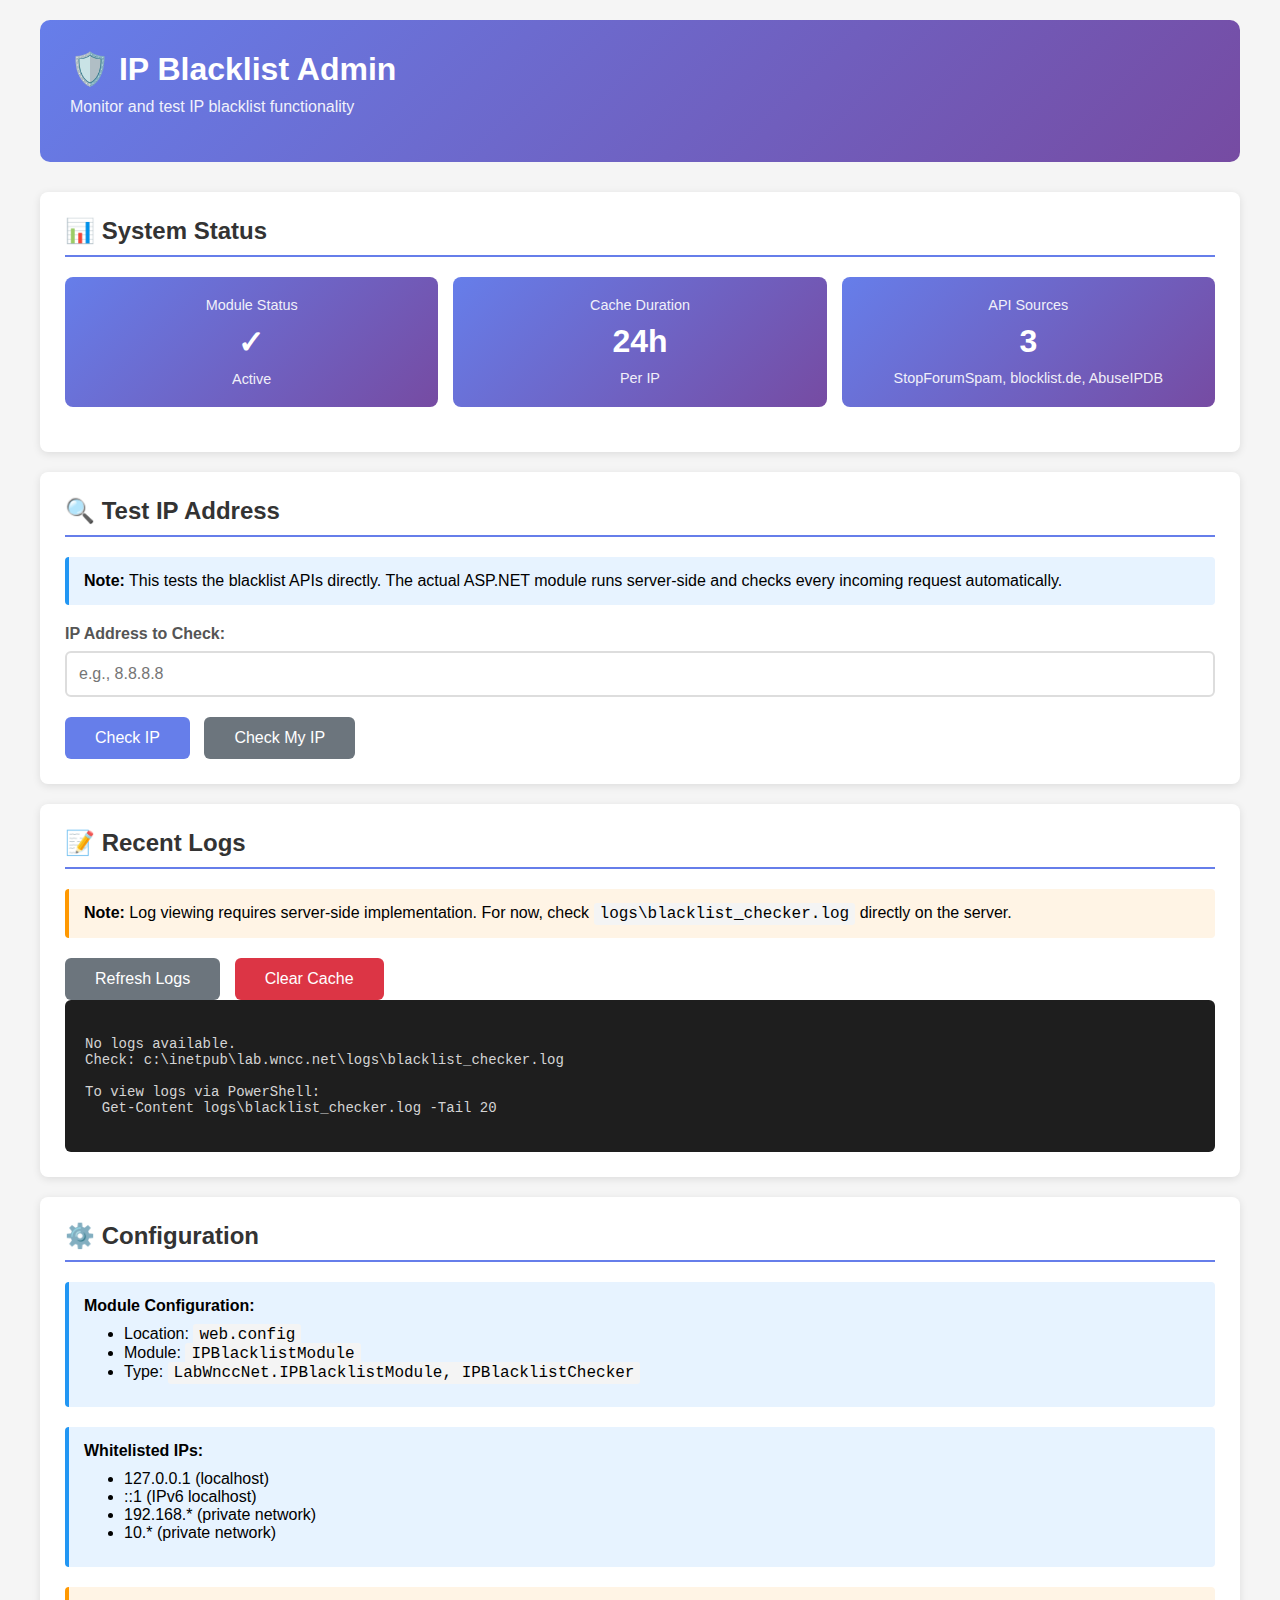
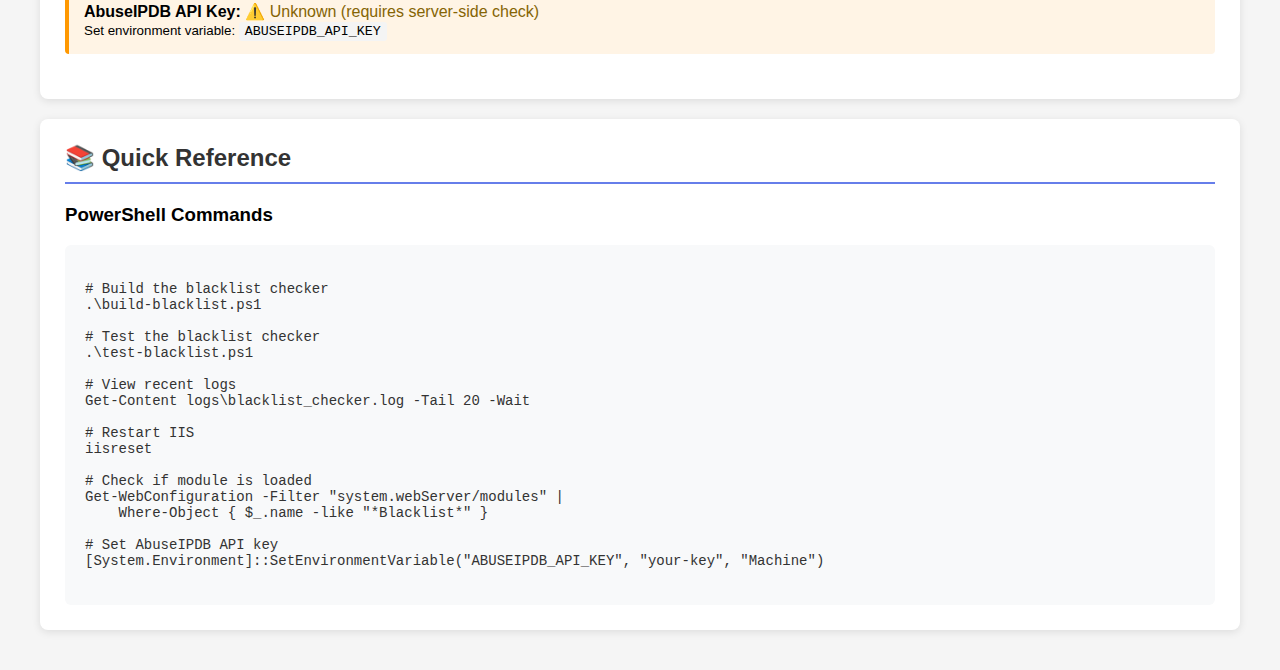
<file: blacklist-admin.html>
<!DOCTYPE html>
<html lang="en">
<head>
    <meta charset="UTF-8">
    <meta name="viewport" content="width=device-width, initial-scale=1.0">
    <title>IP Blacklist Admin</title>
    <style>
        body {
            font-family: 'Segoe UI', Tahoma, Geneva, Verdana, sans-serif;
            max-width: 1200px;
            margin: 0 auto;
            padding: 20px;
            background: #f5f5f5;
        }
        .header {
            background: linear-gradient(135deg, #667eea 0%, #764ba2 100%);
            color: white;
            padding: 30px;
            border-radius: 10px;
            margin-bottom: 30px;
        }
        h1 {
            margin: 0;
            font-size: 2em;
        }
        .subtitle {
            opacity: 0.9;
            margin-top: 10px;
        }
        .card {
            background: white;
            border-radius: 8px;
            padding: 25px;
            margin-bottom: 20px;
            box-shadow: 0 2px 8px rgba(0,0,0,0.1);
        }
        h2 {
            margin-top: 0;
            color: #333;
            border-bottom: 2px solid #667eea;
            padding-bottom: 10px;
        }
        .input-group {
            margin: 20px 0;
        }
        label {
            display: block;
            margin-bottom: 8px;
            font-weight: 600;
            color: #555;
        }
        input[type="text"] {
            width: 100%;
            padding: 12px;
            border: 2px solid #ddd;
            border-radius: 6px;
            font-size: 16px;
            box-sizing: border-box;
            transition: border-color 0.3s;
        }
        input[type="text"]:focus {
            outline: none;
            border-color: #667eea;
        }
        .btn {
            background: #667eea;
            color: white;
            border: none;
            padding: 12px 30px;
            border-radius: 6px;
            font-size: 16px;
            cursor: pointer;
            transition: background 0.3s;
            margin-right: 10px;
        }
        .btn:hover {
            background: #5568d3;
        }
        .btn-secondary {
            background: #6c757d;
        }
        .btn-secondary:hover {
            background: #5a6268;
        }
        .btn-danger {
            background: #dc3545;
        }
        .btn-danger:hover {
            background: #c82333;
        }
        #result {
            margin-top: 20px;
            padding: 15px;
            border-radius: 6px;
            display: none;
        }
        .result-clean {
            background: #d4edda;
            border: 1px solid #c3e6cb;
            color: #155724;
        }
        .result-blocked {
            background: #f8d7da;
            border: 1px solid #f5c6cb;
            color: #721c24;
        }
        .result-error {
            background: #fff3cd;
            border: 1px solid #ffeeba;
            color: #856404;
        }
        .log-viewer {
            background: #1e1e1e;
            color: #d4d4d4;
            padding: 20px;
            border-radius: 6px;
            font-family: 'Consolas', 'Monaco', monospace;
            font-size: 14px;
            max-height: 400px;
            overflow-y: auto;
            white-space: pre-wrap;
            word-wrap: break-word;
        }
        .info-box {
            background: #e7f3ff;
            border-left: 4px solid #2196F3;
            padding: 15px;
            margin: 20px 0;
            border-radius: 4px;
        }
        .warning-box {
            background: #fff4e5;
            border-left: 4px solid #ff9800;
            padding: 15px;
            margin: 20px 0;
            border-radius: 4px;
        }
        .stats {
            display: grid;
            grid-template-columns: repeat(auto-fit, minmax(200px, 1fr));
            gap: 15px;
            margin: 20px 0;
        }
        .stat-card {
            background: linear-gradient(135deg, #667eea 0%, #764ba2 100%);
            color: white;
            padding: 20px;
            border-radius: 8px;
            text-align: center;
        }
        .stat-number {
            font-size: 2em;
            font-weight: bold;
            margin: 10px 0;
        }
        .stat-label {
            opacity: 0.9;
            font-size: 0.9em;
        }
        code {
            background: #f4f4f4;
            padding: 2px 6px;
            border-radius: 3px;
            font-family: 'Consolas', monospace;
        }
    </style>
</head>
<body>
    <div class="header">
        <h1>🛡️ IP Blacklist Admin</h1>
        <p class="subtitle">Monitor and test IP blacklist functionality</p>
    </div>

    <div class="card">
        <h2>📊 System Status</h2>
        <div class="stats">
            <div class="stat-card">
                <div class="stat-label">Module Status</div>
                <div class="stat-number">✓</div>
                <div class="stat-label">Active</div>
            </div>
            <div class="stat-card">
                <div class="stat-label">Cache Duration</div>
                <div class="stat-number">24h</div>
                <div class="stat-label">Per IP</div>
            </div>
            <div class="stat-card">
                <div class="stat-label">API Sources</div>
                <div class="stat-number">3</div>
                <div class="stat-label">StopForumSpam, blocklist.de, AbuseIPDB</div>
            </div>
        </div>
    </div>

    <div class="card">
        <h2>🔍 Test IP Address</h2>
        <div class="info-box">
            <strong>Note:</strong> This tests the blacklist APIs directly. The actual ASP.NET module runs server-side and checks every incoming request automatically.
        </div>
        <div class="input-group">
            <label for="ipAddress">IP Address to Check:</label>
            <input type="text" id="ipAddress" placeholder="e.g., 8.8.8.8" value="">
        </div>
        <button class="btn" onclick="checkIP()">Check IP</button>
        <button class="btn btn-secondary" onclick="checkMyIP()">Check My IP</button>
        <div id="result"></div>
    </div>

    <div class="card">
        <h2>📝 Recent Logs</h2>
        <div class="warning-box">
            <strong>Note:</strong> Log viewing requires server-side implementation. For now, check <code>logs\blacklist_checker.log</code> directly on the server.
        </div>
        <button class="btn btn-secondary" onclick="refreshLogs()">Refresh Logs</button>
        <button class="btn btn-danger" onclick="clearCache()">Clear Cache</button>
        <div class="log-viewer" id="logViewer">
No logs available. 
Check: c:\inetpub\lab.wncc.net\logs\blacklist_checker.log

To view logs via PowerShell:
  Get-Content logs\blacklist_checker.log -Tail 20
        </div>
    </div>

    <div class="card">
        <h2>⚙️ Configuration</h2>
        <div class="info-box">
            <strong>Module Configuration:</strong>
            <ul style="margin: 10px 0;">
                <li>Location: <code>web.config</code></li>
                <li>Module: <code>IPBlacklistModule</code></li>
                <li>Type: <code>LabWnccNet.IPBlacklistModule, IPBlacklistChecker</code></li>
            </ul>
        </div>
        <div class="info-box">
            <strong>Whitelisted IPs:</strong>
            <ul style="margin: 10px 0;">
                <li>127.0.0.1 (localhost)</li>
                <li>::1 (IPv6 localhost)</li>
                <li>192.168.* (private network)</li>
                <li>10.* (private network)</li>
            </ul>
        </div>
        <div class="warning-box">
            <strong>AbuseIPDB API Key:</strong> 
            <span id="apiKeyStatus">Not configured</span>
            <br>
            <small>Set environment variable: <code>ABUSEIPDB_API_KEY</code></small>
        </div>
    </div>

    <div class="card">
        <h2>📚 Quick Reference</h2>
        <h3>PowerShell Commands</h3>
        <div class="log-viewer" style="background: #f8f9fa; color: #333;">
# Build the blacklist checker
.\build-blacklist.ps1

# Test the blacklist checker
.\test-blacklist.ps1

# View recent logs
Get-Content logs\blacklist_checker.log -Tail 20 -Wait

# Restart IIS
iisreset

# Check if module is loaded
Get-WebConfiguration -Filter "system.webServer/modules" | 
    Where-Object { $_.name -like "*Blacklist*" }

# Set AbuseIPDB API key
[System.Environment]::SetEnvironmentVariable("ABUSEIPDB_API_KEY", "your-key", "Machine")
        </div>
    </div>

    <script>
        async function checkIP() {
            const ip = document.getElementById('ipAddress').value.trim();
            const resultDiv = document.getElementById('result');
            
            if (!ip) {
                showResult('Please enter an IP address', 'error');
                return;
            }
            
            resultDiv.style.display = 'block';
            resultDiv.className = '';
            resultDiv.innerHTML = '🔄 Checking IP address...';
            
            try {
                // Check StopForumSpam
                const sfsResponse = await fetch(`https://api.stopforumspam.org/api?ip=${ip}&json`);
                const sfsData = await sfsResponse.json();
                const appears = sfsData.ip?.appears || 0;
                const frequency = sfsData.ip?.frequency || 0;
                
                if (appears > 0) {
                    showResult(
                        `🚫 IP ${ip} is BLACKLISTED<br>` +
                        `Source: StopForumSpam<br>` +
                        `Frequency: ${frequency} reports<br>` +
                        `Confidence: ${Math.min(100, frequency * 10)}%`,
                        'blocked'
                    );
                    return;
                }
                
                // Check blocklist.de
                try {
                    const blResponse = await fetch(`https://api.blocklist.de/api.php?ip=${ip}`);
                    const blText = await blResponse.text();
                    
                    if (blText.toLowerCase().includes('attacks:') && !blText.toLowerCase().includes('attacks: 0')) {
                        const match = blText.match(/attacks:\s*(\d+)/i);
                        showResult(
                            `🚫 IP ${ip} is BLACKLISTED<br>` +
                            `Source: blocklist.de<br>` +
                            `Attacks: ${match ? match[1] : 'unknown'}<br>` +
                            `Confidence: 80%`,
                            'blocked'
                        );
                        return;
                    }
                } catch (e) {
                    console.log('blocklist.de check failed:', e);
                }
                
                showResult(
                    `✅ IP ${ip} is CLEAN<br>` +
                    `Not found in StopForumSpam or blocklist.de databases`,
                    'clean'
                );
                
            } catch (error) {
                showResult(`❌ Error checking IP: ${error.message}`, 'error');
            }
        }
        
        async function checkMyIP() {
            try {
                const response = await fetch('https://api.ipify.org?format=json');
                const data = await response.json();
                document.getElementById('ipAddress').value = data.ip;
                checkIP();
            } catch (error) {
                showResult(`❌ Error getting your IP: ${error.message}`, 'error');
            }
        }
        
        function showResult(message, type) {
            const resultDiv = document.getElementById('result');
            resultDiv.style.display = 'block';
            resultDiv.innerHTML = message;
            resultDiv.className = `result-${type}`;
        }
        
        function refreshLogs() {
            alert('Log refresh requires server-side implementation.\n\nFor now, check logs\\blacklist_checker.log directly on the server.');
        }
        
        function clearCache() {
            if (confirm('Clear the blacklist cache? This will force fresh API checks for all IPs.')) {
                alert('Cache clearing requires server-side implementation.\n\nThe cache will automatically expire after 24 hours.');
            }
        }
        
        // Check for AbuseIPDB API key (this would need server-side check)
        window.addEventListener('load', () => {
            // This is just a placeholder - real check needs server-side
            const apiKeyStatus = document.getElementById('apiKeyStatus');
            apiKeyStatus.innerHTML = '<span style="color: #856404;">⚠️ Unknown (requires server-side check)</span>';
        });
    </script>
</body>
</html>
</file>
